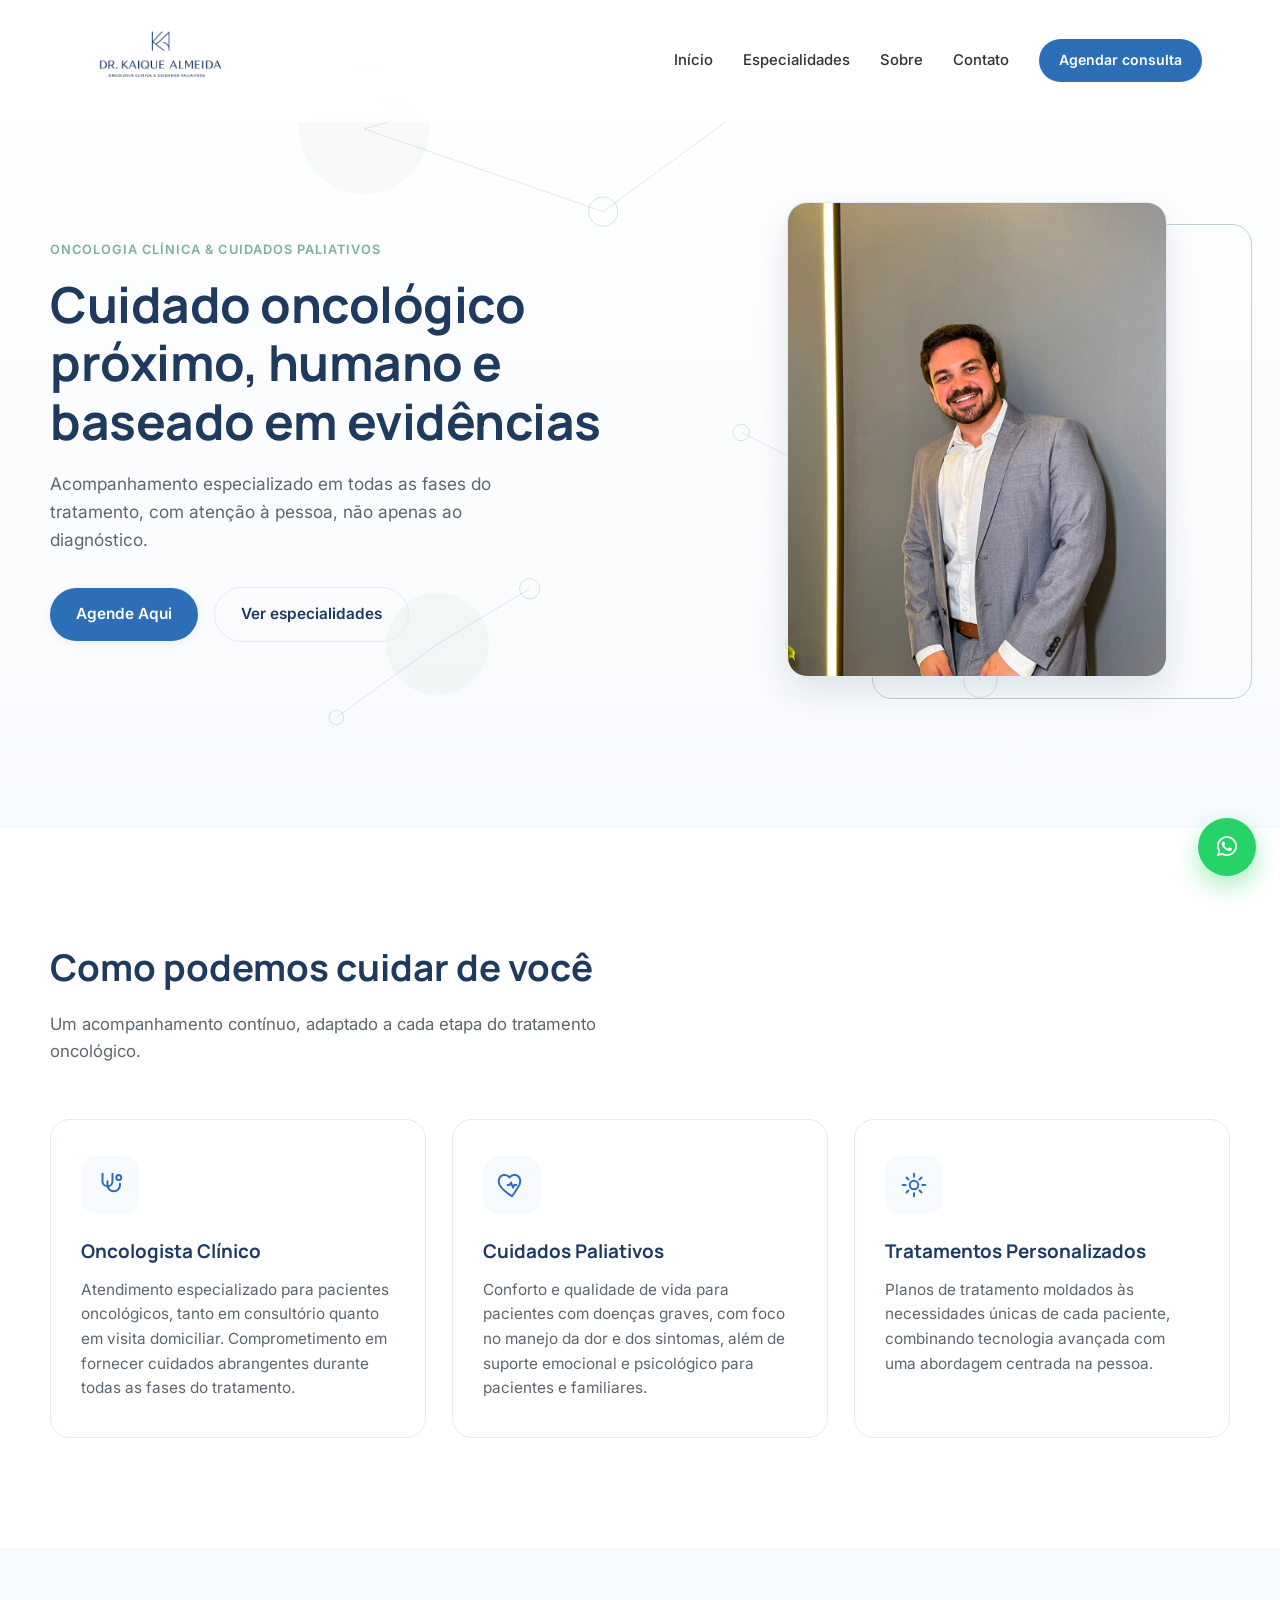
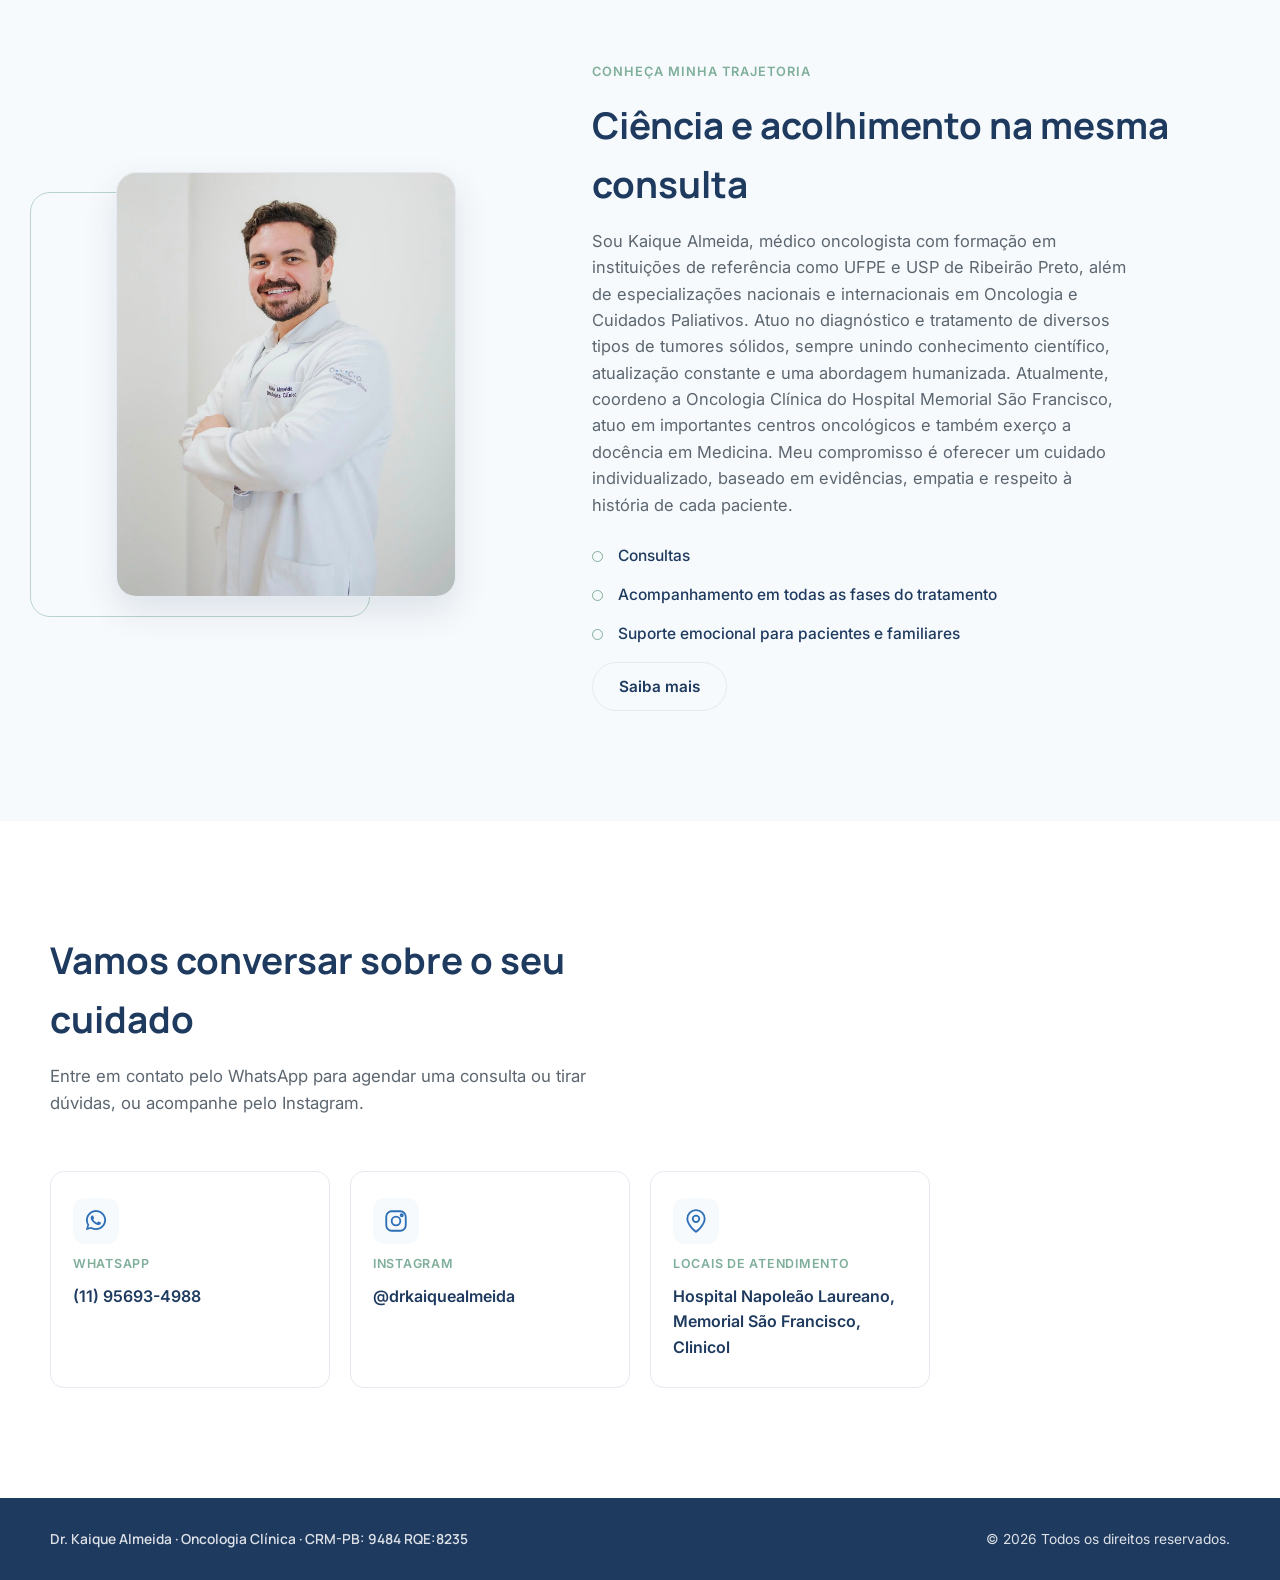
<file: index.html>
<!DOCTYPE html>
<html lang="pt-BR">
<head>
<meta charset="UTF-8">
<meta name="viewport" content="width=device-width, initial-scale=1.0">
<title>Dr. Kaique Almeida | Oncologista Clínico</title>
<meta name="description" content="Atendimento oncológico especializado, cuidados paliativos e tratamentos personalizados, em consultório ou visita domiciliar.">
<link rel="preconnect" href="https://fonts.googleapis.com">
<link rel="preconnect" href="https://fonts.gstatic.com" crossorigin>
<link href="https://fonts.googleapis.com/css2?family=Manrope:wght@400;500;600;700;800&family=Inter:wght@400;500;600&display=swap" rel="stylesheet">
<link rel="stylesheet" href="style.css">
<link rel="stylesheet"
href="https://cdnjs.cloudflare.com/ajax/libs/font-awesome/6.7.2/css/all.min.css">
</head>
<body>

<!-- ================= NAV ================= -->
<header class="navbar" id="navbar">
  <div class="nav-inner">

    <a href="#home" class="nav-logo">
    <img src="IMG/logo.png" alt="Dr. Kaique Almeida">
</a>
    <nav class="nav-links" id="navLinks">
      <a href="#home" class="nav-link">Início</a>
      <a href="#especialidades" class="nav-link">Especialidades</a>
      <a href="#sobre" class="nav-link">Sobre</a>
      <a href="#contato" class="nav-link">Contato</a>
      <a href="#contato" class="nav-cta">Agendar consulta</a>
    </nav>

    <button class="nav-toggle" id="navToggle" aria-label="Abrir menu" aria-expanded="false">
      <span></span>
      <span></span>
      <span></span>
    </button>

  </div>
</header>

<!-- ================= HERO ================= -->
<section class="hero" id="home">
  <div class="hero-organic" aria-hidden="true">
    <svg viewBox="0 0 900 900" xmlns="http://www.w3.org/2000/svg" class="cell-svg">
      <g class="cell-group cell-group--a">
        <circle cx="150" cy="140" r="70" />
        <circle cx="330" cy="90" r="10" />
        <circle cx="410" cy="230" r="16" />
        <circle cx="560" cy="120" r="7" />
        <line x1="150" y1="140" x2="330" y2="90" />
        <line x1="150" y1="140" x2="410" y2="230" />
        <line x1="410" y1="230" x2="560" y2="120" />
      </g>
      <g class="cell-group cell-group--b">
        <circle cx="740" cy="560" r="95" />
        <circle cx="620" cy="700" r="12" />
        <circle cx="820" cy="740" r="18" />
        <circle cx="560" cy="470" r="9" />
        <line x1="740" y1="560" x2="620" y2="700" />
        <line x1="740" y1="560" x2="820" y2="740" />
        <line x1="740" y1="560" x2="560" y2="470" />
      </g>
      <g class="cell-group cell-group--c">
        <circle cx="230" cy="700" r="55" />
        <circle cx="120" cy="780" r="8" />
        <circle cx="330" cy="640" r="11" />
        <line x1="230" y1="700" x2="120" y2="780" />
        <line x1="230" y1="700" x2="330" y2="640" />
      </g>
    </svg>
  </div>

  <div class="hero-inner">
    <div class="hero-text">
      <p class="eyebrow reveal">Oncologia clínica &amp; cuidados paliativos</p>
      <h1 class="hero-title reveal">Cuidado oncológico próximo, humano e baseado em evidências</h1>
      <p class="hero-subtitle reveal">Acompanhamento especializado em todas as fases do tratamento, com atenção à pessoa, não apenas ao diagnóstico.</p>
      <div class="hero-actions reveal">
        <a class="btn btn-primary" href="https://wa.me/5511956934988?text=Ol%C3%A1%2C%20gostaria%20de%20agendar%20uma%20consulta." target="_blank" rel="noopener">
          
          Agende Aqui
        </a>
        <a href="#especialidades" class="btn btn-ghost">Ver especialidades</a>
      </div>
    </div>

    <div class="hero-photo reveal">
      <div class="hero-photo-frame">
        <!-- Substitua o src abaixo pela foto real do médico (ex: "assets/foto-medico.jpg") -->
        <img src="IMG/imagem.2.jpeg" alt="Foto do médico" class="hero-photo-img">
      </div>
      <span class="hero-photo-ring" aria-hidden="true"></span>
    </div>
  </div>
</section>

<!-- ================= ESPECIALIDADES ================= -->
<section class="section" id="especialidades">
  <div class="section-inner">
    
    <h2 class="section-title reveal">Como podemos cuidar de você</h2>
    <p class="section-lead reveal">Um acompanhamento contínuo, adaptado a cada etapa do tratamento oncológico.</p>

    <div class="cards-grid">
      <article class="card reveal">
        <span class="card-icon" aria-hidden="true">
          <svg width="30" height="30" viewBox="0 0 24 24" fill="none" stroke="currentColor" stroke-width="1.6" stroke-linecap="round" stroke-linejoin="round">
            <path d="M6 3v6a4 4 0 0 0 8 0V3"/>
            <path d="M10 9v3a5 5 0 0 0 10 0v-1"/>
            <circle cx="19" cy="6" r="2"/>
          </svg>
        </span>
        <h3 class="card-title">Oncologista Clínico</h3>
        <p class="card-text">Atendimento especializado para pacientes oncológicos, tanto em consultório quanto em visita domiciliar. Comprometimento em fornecer cuidados abrangentes durante todas as fases do tratamento.</p>
      </article>

      <article class="card reveal">
        <span class="card-icon" aria-hidden="true">
          <svg width="30" height="30" viewBox="0 0 24 24" fill="none" stroke="currentColor" stroke-width="1.6" stroke-linecap="round" stroke-linejoin="round">
            <path d="M12 21s-7.5-4.6-10-9.3C.5 8 2 4.5 5.4 4a4.7 4.7 0 0 1 4.6 2A4.7 4.7 0 0 1 14.6 4c3.4.5 4.9 4 3.4 7.7C15.5 16.4 12 21 12 21Z"/>
            <path d="M8.5 12h1.6l1.1-2 1.6 4 1-2h1.7"/>
          </svg>
        </span>
        <h3 class="card-title">Cuidados Paliativos</h3>
        <p class="card-text">Conforto e qualidade de vida para pacientes com doenças graves, com foco no manejo da dor e dos sintomas, além de suporte emocional e psicológico para pacientes e familiares.</p>
      </article>

      <article class="card reveal">
        <span class="card-icon" aria-hidden="true">
          <svg width="30" height="30" viewBox="0 0 24 24" fill="none" stroke="currentColor" stroke-width="1.6" stroke-linecap="round" stroke-linejoin="round">
            <circle cx="12" cy="12" r="3.4"/>
            <path d="M12 3v2.4M12 18.6V21M21 12h-2.4M5.4 12H3M18 6l-1.6 1.6M7.6 16.4 6 18M18 18l-1.6-1.6M7.6 7.6 6 6"/>
          </svg>
        </span>
        <h3 class="card-title">Tratamentos Personalizados</h3>
        <p class="card-text">Planos de tratamento moldados às necessidades únicas de cada paciente, combinando tecnologia avançada com uma abordagem centrada na pessoa.</p>
      </article>
    </div>
  </div>
</section>

<!-- ================= SOBRE ================= -->
<section class="section section--alt" id="sobre">
  <div class="section-inner sobre-grid">
    <div class="sobre-visual reveal">
      <div class="sobre-photo-frame">
        <img src="IMG/imagem.1.jpeg" alt="Foto do médico" class="sobre-photo-img">
      </div>
      <span class="sobre-photo-ring" aria-hidden="true"></span>
    </div>
    <div class="sobre-content">
      <p class="eyebrow reveal">Conheça minha trajetoria  </p>
      <h2 class="section-title reveal">Ciência e acolhimento na mesma consulta</h2>
      <p class="sobre-text reveal">Sou Kaique Almeida, médico oncologista com formação em instituições de referência como UFPE e USP de Ribeirão Preto, além de especializações nacionais e internacionais em Oncologia e Cuidados Paliativos. Atuo no diagnóstico e tratamento de diversos tipos de tumores sólidos, sempre unindo conhecimento científico, atualização constante e uma abordagem humanizada. Atualmente, coordeno a Oncologia Clínica do Hospital Memorial São Francisco, atuo em importantes centros oncológicos e também exerço a docência em Medicina. Meu compromisso é oferecer um cuidado individualizado, baseado em evidências, empatia e respeito à história de cada paciente.</p>
      <ul class="sobre-list reveal">
        <li>Consultas</li>
        <li>Acompanhamento em todas as fases do tratamento</li>
        <li>Suporte emocional para pacientes e familiares</li>
      </ul>
      <button type="button" class="btn btn-ghost btn-saiba-mais reveal" id="saibaMaisBtn" aria-haspopup="dialog" aria-controls="saibaMaisModal">
        Saiba mais
      </button>
    </div>
  </div>
</section>

<!-- ================= MODAL SAIBA MAIS ================= -->
<div class="modal-overlay" id="saibaMaisModal" role="dialog" aria-modal="true" aria-labelledby="saibaMaisTitle" hidden>
  <div class="modal-card">
    <button type="button" class="modal-close" id="saibaMaisClose" aria-label="Fechar">
      <svg width="20" height="20" viewBox="0 0 24 24" fill="none" stroke="currentColor" stroke-width="2" stroke-linecap="round"><line x1="5" y1="5" x2="19" y2="19"/><line x1="19" y1="5" x2="5" y2="19"/></svg>
    </button>

    <div class="modal-header">
      <div class="modal-avatar">
        <img src="IMG/imagem.2.jpeg" alt="Foto do médico" class="modal-avatar-img">
      </div>
      <div>
        <h3 id="saibaMaisTitle" class="modal-title">Dr. Kaique Almeida</h3>
        <p class="modal-subtitle">Oncologista Clínico · CRM-PB: 9484 RQE:8235</p>
      </div>
    </div>

    <div class="modal-body">
      <!--
        ============================================================
        ÁREA DE CONTEÚDO — preencha as informações completas aqui.
        Cada bloco abaixo é uma seção pronta para receber o texto.
        Edite ou adicione/remova blocos <div class="modal-section">
        conforme a necessidade.
        ============================================================
      -->

      <div class="modal-section">
  <h4 class="modal-section-title">Formação acadêmica</h4>
  <p class="modal-section-text">
    Graduado em Medicina pela Faculdade de Medicina Nova Esperança (FAMENE), em João Pessoa. Realizou Residência em Clínica Médica pela Universidade Federal de Pernambuco (UFPE) e Residência em Oncologia Clínica no Hospital das Clínicas da Faculdade de Medicina de Ribeirão Preto (USP), onde também concluiu o Mestrado em Oncologia Clínica. Complementou sua formação com pós-graduação em Oncologia Torácica pela University of Zurich (Suíça), curso de Biologia Molecular pela Universidad de León (Espanha) e atualmente cursa pós-graduação em Oncologia Gastrointestinal pela Università della Svizzera Italiana.
  </p>
</div>

<div class="modal-section">
  <h4 class="modal-section-title">Atuação profissional</h4>
  <p class="modal-section-text">
    Atualmente é Coordenador da Oncologia Clínica do Hospital Memorial São Francisco, Oncologista Clínico da Clioncol e do Hospital Napoleão Laureano. Também atua como professor no UNIPÊ, ministrando as disciplinas de Cuidados Paliativos e Comunicação Médica, e na FAMENE, onde leciona Semiologia. Ao longo da carreira, realizou estágio no Hospital Universitario Dr. José Eleuterio González, no México, e um Observership na Fundação Champalimaud, em Portugal.
  </p>
</div>

<div class="modal-section">
  <h4 class="modal-section-title">Áreas de atuação</h4>
  <p class="modal-section-text">
    Atua no diagnóstico e tratamento de tumores sólidos, incluindo câncer de mama, ginecológico, gastrointestinal, neuroendócrino, pulmão, próstata, rim, bexiga e sistema nervoso central. Possui experiência no manejo de tumores raros, tumores de pele e sarcomas, além de dedicação aos Cuidados Paliativos, oferecendo uma abordagem individualizada, humanizada e baseada nas mais atuais evidências científicas.
  </p>
</div>

<div class="modal-section">
  <h4 class="modal-section-title">Experiência internacional</h4>
  <p class="modal-section-text">
    Sua formação inclui experiências em instituições de referência mundial, como a University of Zurich (Suíça), Universidad de León (Espanha), Università della Svizzera Italiana, Fundação Champalimaud (Portugal) e Hospital Universitario Dr. José Eleuterio González (México), consolidando uma visão ampla e atualizada da Oncologia moderna.
  </p>
</div>

<div class="modal-section">
  <h4 class="modal-section-title">Filosofia de cuidado</h4>
  <p class="modal-section-text">
    Acredita que o tratamento oncológico vai além da excelência técnica. Seu compromisso é oferecer um atendimento baseado em evidências científicas, aliado à escuta atenta, empatia e acolhimento, proporcionando um cuidado individualizado para cada paciente e sua família em todas as etapas do tratamento.
  </p>
</div>

</div> <!-- Fecha .modal-body -->

<div class="modal-footer">
  <a class="btn btn-primary"
     href="https://wa.me/5511956934988?text=Ol%C3%A1%2C%20gostaria%20de%20agendar%20uma%20consulta."
     target="_blank"
     rel="noopener">
    <i class="fa-brands fa-whatsapp"></i>
    Agendar consulta
  </a>
</div>

</div> <!-- Fecha .modal-card -->
</div> <!-- Fecha .modal-overlay -->

<!-- ================= CONTATO ================= -->
<section class="section" id="contato">
  <div class="section-inner">

    <h2 class="section-title reveal">Vamos conversar sobre o seu cuidado</h2>
    <p class="section-lead reveal">Entre em contato pelo WhatsApp para agendar uma consulta ou tirar dúvidas, ou acompanhe pelo Instagram.</p>

    <div class="contact-grid">
      <a class="contact-card reveal" href="https://wa.me/5511956934988?text=Ol%C3%A1%2C%20gostaria%20de%20agendar%20uma%20consulta." target="_blank" rel="noopener">
        <span class="contact-icon">
    <i class="fa-brands fa-whatsapp"></i>
</span>
        <span class="contact-label">WhatsApp</span>
        <span class="contact-value">(11) 95693-4988 </span>
      </a>

      <a class="contact-card reveal" href="https://www.instagram.com/drkaiquealmeida?igsh=MXZiMGkzOGp6YW4zNQ==" target="_blank" rel="noopener">
        <span class="contact-icon" aria-hidden="true">
          <svg width="26" height="26" viewBox="0 0 24 24" fill="none" stroke="currentColor" stroke-width="1.7"><rect x="3" y="3" width="18" height="18" rx="5"/><circle cx="12" cy="12" r="4"/><circle cx="17.3" cy="6.7" r="1"/></svg>
        </span>
        <span class="contact-label">Instagram</span>
        <span class="contact-value">@drkaiquealmeida</span>
      </a>

      <div class="contact-card contact-card--static reveal">
        <span class="contact-icon" aria-hidden="true">
          <svg width="26" height="26" viewBox="0 0 24 24" fill="none" stroke="currentColor" stroke-width="1.7"><path d="M20 10c0 6-8 12-8 12s-8-6-8-12a8 8 0 0 1 16 0Z"/><circle cx="12" cy="10" r="3"/></svg>
        </span>
        <span class="contact-label">Locais de atendimento</span>
        <span class="contact-value">Hospital Napoleão Laureano, Memorial São Francisco, Clinicol </span>
      </div>

      
    </div>
  </div>
</section>

<!-- ================= FOOTER ================= -->
<footer class="footer">
  <div class="footer-inner">
    <span class="footer-logo">Dr. Kaique Almeida · Oncologia Clínica · CRM-PB: 9484 RQE:8235</span>
    <span class="footer-copy">© <span id="year"></span> Todos os direitos reservados.</span>
  </div>
</footer>

<!-- ================= WHATSAPP FLUTUANTE ================= -->
<a class="whatsapp-float" href="https://wa.me/5511956934988?text=Ol%C3%A1%2C%20gostaria%20de%20agendar%20uma%20consulta." target="_blank" rel="noopener" aria-label="Falar no WhatsApp">
    <i class="fa-brands fa-whatsapp"></i>
</a>

<script src="script.js"></script>
</body>
</html>
</file>
<file: style.css>
/* ===================== TOKENS ===================== */
:root {
  --bg: #FFFFFF;
  --bg-section: #F7FAFC;
  --primary: #1E3A5F;
  --secondary: #7FAF9A;
  --btn: #2C6FB7;
  --btn-hover: #1F5C99;
  --text: #333333;
  --text-soft: #5C6670;
  --border: #E4EAF0;

  --font-display: 'Manrope', 'Segoe UI', sans-serif;
  --font-body: 'Inter', 'Segoe UI', sans-serif;

  --radius-lg: 20px;
  --radius-md: 14px;
  --shadow-sm: 0 2px 10px rgba(30, 58, 95, 0.06);
  --shadow-md: 0 14px 34px rgba(30, 58, 95, 0.12);
  --ease: cubic-bezier(.22, .61, .36, 1);
}

@media (prefers-reduced-motion: reduce) {
  * { animation-duration: 0.001ms !important; transition-duration: 0.001ms !important; }
}

/* ===================== RESET ===================== */
* { margin: 0; padding: 0; box-sizing: border-box; }

html {
  scroll-behavior: smooth;
  scroll-padding-top: 84px;
}

body {
  font-family: var(--font-body);
  color: var(--text);
  background: var(--bg);
  line-height: 1.6;
  -webkit-font-smoothing: antialiased;
}

img, svg { display: block; max-width: 100%; }
a { text-decoration: none; color: inherit; }
ul { list-style: none; }

h1, h2, h3 { font-family: var(--font-display); color: var(--primary); font-weight: 700; }

/* ===================== REVEAL ANIMATION ===================== */
.reveal {
  opacity: 0;
  transform: translateY(28px);
  transition: opacity 0.7s var(--ease), transform 0.7s var(--ease);
}
.reveal.is-visible {
  opacity: 1;
  transform: translateY(0);
}

/* ===================== NAVBAR ===================== */
.navbar {
  position: fixed;
  top: 0; left: 0; right: 0;
  z-index: 500;
  background: rgba(255, 255, 255, 0.85);
  backdrop-filter: blur(10px);
  border-bottom: 1px solid transparent;
  transition: border-color 0.3s var(--ease), box-shadow 0.3s var(--ease);
}
.navbar.scrolled {
  border-bottom-color: var(--border);
  box-shadow: 0 4px 20px rgba(30, 58, 95, 0.05);
}

.nav-inner {
  max-width: 1180px;
  margin: 0 auto;
  padding: 5px 28px;
  display: flex;
  align-items: center;
  justify-content: space-between;
}

.nav-logo{
    display:flex;
    align-items:center;
}

.nav-logo img{
    display:block;
    height:111px;
    width:auto;
    transition:0.3s ease;
}
.nav-links {
  display: flex;
  align-items: center;
  gap: 30px;
}
.nav-link {
  font-size: 0.93rem;
  font-weight: 500;
  color: var(--text);
  position: relative;
  padding: 4px 0;
  transition: color 0.25s var(--ease);
}
.nav-link::after {
  content: "";
  position: absolute;
  left: 0; bottom: -2px;
  width: 0; height: 2px;
  background: var(--btn);
  transition: width 0.25s var(--ease);
}
.nav-link:hover { color: var(--btn); }
.nav-link:hover::after { width: 100%; }

.nav-cta {
  background: var(--btn);
  color: #fff;
  font-size: 0.88rem;
  font-weight: 600;
  padding: 10px 20px;
  border-radius: 100px;
  transition: background 0.25s var(--ease), transform 0.25s var(--ease);
}
.nav-cta:hover { background: var(--btn-hover); transform: translateY(-1px); }

.nav-toggle {
  display: none;
  flex-direction: column;
  gap: 5px;
  background: none;
  border: none;
  cursor: pointer;
  padding: 8px;
}
.nav-toggle span {
  width: 22px; height: 2px;
  background: var(--primary);
  border-radius: 2px;
  transition: transform 0.3s var(--ease), opacity 0.3s var(--ease);
}
.nav-toggle.active span:nth-child(1) { transform: translateY(7px) rotate(45deg); }
.nav-toggle.active span:nth-child(2) { opacity: 0; }
.nav-toggle.active span:nth-child(3) { transform: translateY(-7px) rotate(-45deg); }

/* ===================== HERO ===================== */
.hero {
  position: relative;
  min-height: 92vh;
  display: flex;
  align-items: center;
  padding: 140px 28px 90px;
  overflow: hidden;
  background: linear-gradient(180deg, #FFFFFF 0%, #F7FAFC 100%);
}

.hero-organic {
  position: absolute;
  inset: 0;
  z-index: 0;
  pointer-events: none;
}
.cell-svg { width: 100%; height: 100%; }
.cell-group circle {
  fill: none;
  stroke: var(--secondary);
  stroke-width: 1;
  opacity: 0.35;
}
.cell-group circle:first-child { fill: var(--secondary); opacity: 0.06; stroke-width: 1.2; }
.cell-group line { stroke: var(--primary); stroke-width: 0.7; opacity: 0.18; }
.cell-group--a { animation: drift 22s ease-in-out infinite; }
.cell-group--b { animation: drift 26s ease-in-out infinite reverse; }
.cell-group--c { animation: drift 19s ease-in-out infinite; }

@keyframes drift {
  0%, 100% { transform: translate(0, 0); }
  50% { transform: translate(-8px, 10px); }
}

.hero-inner {
  position: relative;
  z-index: 1;
  max-width: 1180px;
  margin: 0 auto;
  display: grid;
  grid-template-columns: 1.1fr 0.9fr;
  align-items: center;
  gap: 56px;
}

.hero-text { text-align: left; }

.hero-photo {
  position: relative;
  display: flex;
  align-items: center;
  justify-content: center;
}

.hero-photo-frame {
  position: relative;
  z-index: 1;
  width: 100%;
  max-width: 380px;
  aspect-ratio: 4 / 5;
  border-radius: var(--radius-lg);
  overflow: hidden;
  background: var(--bg-section);
  box-shadow: var(--shadow-md);
  border: 1px solid var(--border);
}

.hero-photo-img {
  width: 100%;
  height: 100%;
  object-fit: cover;
  object-position: center 15%;
  display: block;
}

.hero-photo-ring {
  position: absolute;
  top: 22px;
  right: -22px;
  width: 100%;
  max-width: 380px;
  aspect-ratio: 4 / 5;
  border-radius: var(--radius-lg);
  border: 1.4px solid var(--secondary);
  opacity: 0.5;
  z-index: 0;
}

.eyebrow {
  display: inline-block;
  font-size: 0.8rem;
  font-weight: 600;
  letter-spacing: 0.08em;
  text-transform: uppercase;
  color: var(--secondary);
  margin-bottom: 14px;
}

.hero-title {
  font-size: clamp(2rem, 4.4vw, 3.1rem);
  line-height: 1.18;
  margin-bottom: 20px;
  letter-spacing: -0.01em;
}

.hero-subtitle {
  font-size: 1.08rem;
  color: var(--text-soft);
  max-width: 480px;
  margin: 0 0 34px;
}

.hero-actions {
  display: flex;
  align-items: center;
  justify-content: flex-start;
  gap: 16px;
  flex-wrap: wrap;
}

/* ===================== BUTTONS ===================== */
.btn {
  display: inline-flex;
  align-items: center;
  gap: 9px;
  padding: 14px 26px;
  border-radius: 100px;
  font-weight: 600;
  font-size: 0.96rem;
  cursor: pointer;
  border: none;
  font-family: var(--font-body);
  transition: background 0.25s var(--ease), color 0.25s var(--ease), transform 0.25s var(--ease), box-shadow 0.25s var(--ease);
}
.btn-primary {
  background: var(--btn);
  color: #fff;
  box-shadow: var(--shadow-sm);
}
.btn-primary:hover {
  background: var(--btn-hover);
  transform: translateY(-2px);
  box-shadow: var(--shadow-md);
}
.btn-ghost {
  background: transparent;
  color: var(--primary);
  border: 1.5px solid var(--border);
}
.btn-ghost:hover {
  border-color: var(--btn);
  color: var(--btn);
  transform: translateY(-2px);
}

.btn-saiba-mais {
  margin-top: 8px;
}

/* ===================== SECTIONS ===================== */
.section { padding: 110px 28px; }
.section--alt { background: var(--bg-section); }
.section-inner { max-width: 1180px; margin: 0 auto; }

.section-title {
  font-size: clamp(1.7rem, 3vw, 2.3rem);
  margin-bottom: 14px;
  max-width: 640px;
}
.section-lead {
  color: var(--text-soft);
  font-size: 1.05rem;
  max-width: 560px;
  margin-bottom: 54px;
}

/* ===================== CARDS ===================== */
.cards-grid {
  display: grid;
  grid-template-columns: repeat(3, 1fr);
  gap: 26px;
}

.card {
  background: #fff;
  border: 1px solid var(--border);
  border-radius: var(--radius-lg);
  padding: 36px 30px;
  transition: transform 0.35s var(--ease), box-shadow 0.35s var(--ease), border-color 0.35s var(--ease);
}
.card:hover {
  transform: translateY(-8px);
  box-shadow: var(--shadow-md);
  border-color: transparent;
}

.card-icon {
  display: inline-flex;
  align-items: center;
  justify-content: center;
  width: 58px; height: 58px;
  border-radius: 16px;
  background: var(--bg-section);
  color: var(--btn);
  margin-bottom: 22px;
}
.card:hover .card-icon {
  background: var(--btn);
  color: #fff;
  transition: background 0.35s var(--ease), color 0.35s var(--ease);
}

.card-title {
  font-size: 1.18rem;
  margin-bottom: 12px;
}
.card-text {
  color: var(--text-soft);
  font-size: 0.96rem;
}

/* ===================== SOBRE ===================== */
.sobre-grid {
  display: grid;
  grid-template-columns: 0.85fr 1.15fr;
  gap: 70px;
  align-items: center;
}

.sobre-visual {
  position: relative;
  display: flex;
  align-items: center;
  justify-content: center;
}

.sobre-photo-frame {
  position: relative;
  z-index: 1;
  width: 100%;
  max-width: 340px;
  aspect-ratio: 4 / 5;
  border-radius: var(--radius-lg);
  overflow: hidden;
  background: #fff;
  box-shadow: var(--shadow-md);
  border: 1px solid var(--border);
}

.sobre-photo-img {
  width: 100%;
  height: 100%;
  object-fit: cover;
  object-position: center 20%;
  display: block;
}

.sobre-photo-ring {
  position: absolute;
  bottom: -20px;
  left: -20px;
  width: 100%;
  max-width: 340px;
  aspect-ratio: 4 / 5;
  border-radius: var(--radius-lg);
  border: 1.4px solid var(--secondary);
  opacity: 0.5;
  z-index: 0;
}

.sobre-text {
  color: var(--text-soft);
  font-size: 1.03rem;
  margin-bottom: 26px;
  max-width: 540px;
}

.sobre-list {
  display: flex;
  flex-direction: column;
  gap: 14px;
  margin-bottom: 8px;
}
.sobre-list li {
  position: relative;
  padding-left: 26px;
  font-weight: 500;
  color: var(--primary);
  font-size: 0.97rem;
}
.sobre-list li::before {
  content: "";
  position: absolute;
  left: 0; top: 7px;
  width: 9px; height: 9px;
  border-radius: 50%;
  border: 1.6px solid var(--secondary);
}

/* ===================== MODAL "SAIBA MAIS" ===================== */
.modal-overlay {
  position: fixed;
  inset: 0;
  z-index: 900;
  display: flex;
  align-items: center;
  justify-content: center;
  padding: 24px;
  background: rgba(30, 58, 95, 0.45);
  backdrop-filter: blur(4px);
  opacity: 0;
  visibility: hidden;
  transition: opacity 0.3s var(--ease), visibility 0.3s var(--ease);
}
.modal-overlay.is-open {
  opacity: 1;
  visibility: visible;
}
.modal-overlay[hidden] { display: flex; } /* overridden by JS toggling hidden attr + is-open */

.modal-card {
  position: relative;
  width: 100%;
  max-width: 620px;
  max-height: 86vh;
  overflow-y: auto;
  background: #fff;
  border-radius: var(--radius-lg);
  box-shadow: var(--shadow-md);
  padding: 40px;
  transform: translateY(24px) scale(0.98);
  transition: transform 0.35s var(--ease);
}
.modal-overlay.is-open .modal-card {
  transform: translateY(0) scale(1);
}

.modal-close {
  position: absolute;
  top: 18px;
  right: 18px;
  width: 38px;
  height: 38px;
  border-radius: 50%;
  border: 1px solid var(--border);
  background: var(--bg-section);
  color: var(--primary);
  display: flex;
  align-items: center;
  justify-content: center;
  cursor: pointer;
  transition: background 0.25s var(--ease), transform 0.25s var(--ease);
}
.modal-close:hover {
  background: var(--border);
  transform: rotate(90deg);
}

.modal-header {
  display: flex;
  align-items: center;
  gap: 18px;
  margin-bottom: 28px;
  padding-right: 40px;
}

.modal-avatar {
  width: 66px;
  height: 66px;
  border-radius: 50%;
  overflow: hidden;
  flex-shrink: 0;
  border: 1px solid var(--border);
}
.modal-avatar-img {
  width: 100%;
  height: 100%;
  object-fit: cover;
  object-position: center 20%;
}

.modal-title {
  font-size: 1.3rem;
  margin-bottom: 4px;
}
.modal-subtitle {
  color: var(--secondary);
  font-size: 0.85rem;
  font-weight: 600;
  letter-spacing: 0.02em;
  text-transform: uppercase;
}

.modal-body {
  display: flex;
  flex-direction: column;
  gap: 22px;
}

.modal-section-title {
  font-size: 0.98rem;
  color: var(--primary);
  margin-bottom: 8px;
}

.modal-section-text {
  color: var(--text-soft);
  font-size: 0.95rem;
}

.modal-footer {
  margin-top: 32px;
  padding-top: 24px;
  border-top: 1px solid var(--border);
  display: flex;
  justify-content: flex-end;
}

/* ===================== CONTATO ===================== */
.contact-grid {
  display: grid;
  grid-template-columns: repeat(4, 1fr);
  gap: 20px;
}

.contact-card {
  background: #fff;
  border: 1px solid var(--border);
  border-radius: var(--radius-md);
  padding: 26px 22px;
  display: flex;
  flex-direction: column;
  gap: 10px;
  transition: transform 0.3s var(--ease), box-shadow 0.3s var(--ease), border-color 0.3s var(--ease);
}
.contact-card:not(.contact-card--static):hover {
  transform: translateY(-6px);
  box-shadow: var(--shadow-md);
  border-color: transparent;
}
.contact-card--static { cursor: default; }

.contact-icon {
  width: 46px; height: 46px;
  display: flex;
  align-items: center;
  justify-content: center;
  border-radius: 12px;
  background: var(--bg-section);
  color: var(--btn);
}
.contact-label {
  font-size: 0.78rem;
  text-transform: uppercase;
  letter-spacing: 0.06em;
  color: var(--secondary);
  font-weight: 600;
}
.contact-value {
  font-weight: 600;
  color: var(--primary);
  font-size: 1rem;
}

/* ===================== FOOTER ===================== */
.footer {
  background: var(--primary);
  color: #fff;
  padding: 30px 28px;
}
.footer-inner {
  max-width: 1180px;
  margin: 0 auto;
  display: flex;
  align-items: center;
  justify-content: space-between;
  flex-wrap: wrap;
  gap: 10px;
  font-size: 0.86rem;
  opacity: 0.85;
}
.footer-logo { font-family: var(--font-display); font-weight: 600; }

/* ===================== WHATSAPP FLOAT ===================== */
.whatsapp-float {
  position: fixed;
  right: 24px;
  bottom: 24px;
  z-index: 600;
  width: 58px; height: 58px;
  border-radius: 50%;
  background: #25D366;
  color: #fff;
  display: flex;
  align-items: center;
  justify-content: center;
  box-shadow: 0 10px 26px rgba(37, 211, 102, 0.4);
  transition: transform 0.3s var(--ease), box-shadow 0.3s var(--ease);
  animation: pulse-wa 2.6s ease-in-out infinite;
}
.whatsapp-float:hover {
  transform: translateY(-4px) scale(1.05);
  box-shadow: 0 14px 30px rgba(37, 211, 102, 0.5);
}
@keyframes pulse-wa {
  0%, 100% { box-shadow: 0 0 0 0 rgba(37, 211, 102, 0.35), 0 10px 26px rgba(37, 211, 102, 0.4); }
  50% { box-shadow: 0 0 0 10px rgba(37, 211, 102, 0), 0 10px 26px rgba(37, 211, 102, 0.4); }
}

/* ===================== RESPONSIVE ===================== */
@media (max-width: 980px) {
  .hero-inner { grid-template-columns: 1fr; gap: 40px; text-align: center; }
  .hero-text { text-align: center; }
  .hero-subtitle { margin: 0 auto 34px; }
  .hero-actions { justify-content: center; }
  .hero-photo { order: -1; }
  .hero-photo-frame, .hero-photo-ring { max-width: 300px; }
  .hero-photo-ring { top: 16px; right: -16px; }
  .cards-grid { grid-template-columns: 1fr; }
  .sobre-grid { grid-template-columns: 1fr; gap: 44px; }
  .sobre-visual { order: -1; max-width: 260px; margin: 0 auto; }
  .sobre-photo-frame, .sobre-photo-ring { max-width: 260px; }
  .contact-grid { grid-template-columns: repeat(2, 1fr); }
}

@media (max-width: 760px) {
  .nav-links {
    position: fixed;
    top: 64px; left: 0; right: 0;
    background: #fff;
    flex-direction: column;
    align-items: stretch;
    gap: 0;
    padding: 10px 24px 26px;
    border-bottom: 1px solid var(--border);
    box-shadow: 0 14px 30px rgba(30, 58, 95, 0.08);
    transform: translateY(-130%);
    opacity: 0;
    transition: transform 0.35s var(--ease), opacity 0.3s var(--ease);
  }
  .nav-links.open { transform: translateY(0); opacity: 1; }
  .nav-link { padding: 14px 0; border-bottom: 1px solid var(--border); }
  .nav-cta { margin-top: 14px; text-align: center; }
  .nav-toggle { display: flex; }

  .hero { padding: 120px 20px 70px; min-height: auto; }
  .hero-photo-frame, .hero-photo-ring { max-width: 220px; }
  .hero-actions { flex-direction: column; width: 100%; }
  .btn { width: 100%; justify-content: center; }

  .section { padding: 76px 20px; }
  .section-lead { margin-bottom: 38px; }

  .contact-grid { grid-template-columns: 1fr; }

  .whatsapp-float { right: 16px; bottom: 16px; width: 54px; height: 54px; }

  .modal-card { padding: 28px 22px; }
  .modal-header { padding-right: 30px; }
  .modal-footer { justify-content: stretch; }
  .modal-footer .btn { width: 100%; justify-content: center; }
}

@media (max-width: 420px) {
  .logo-text { font-size: 0.92rem; }
}

/* Focus visibility for accessibility */
a:focus-visible, button:focus-visible {
  outline: 2px solid var(--btn);
  outline-offset: 3px;
}

.card-icon i,
.contact-icon i,
.btn i,
.whatsapp-float i{
    font-size: 1.45rem;
}


.btn i{
    font-size:1.15rem;
}
</file>
